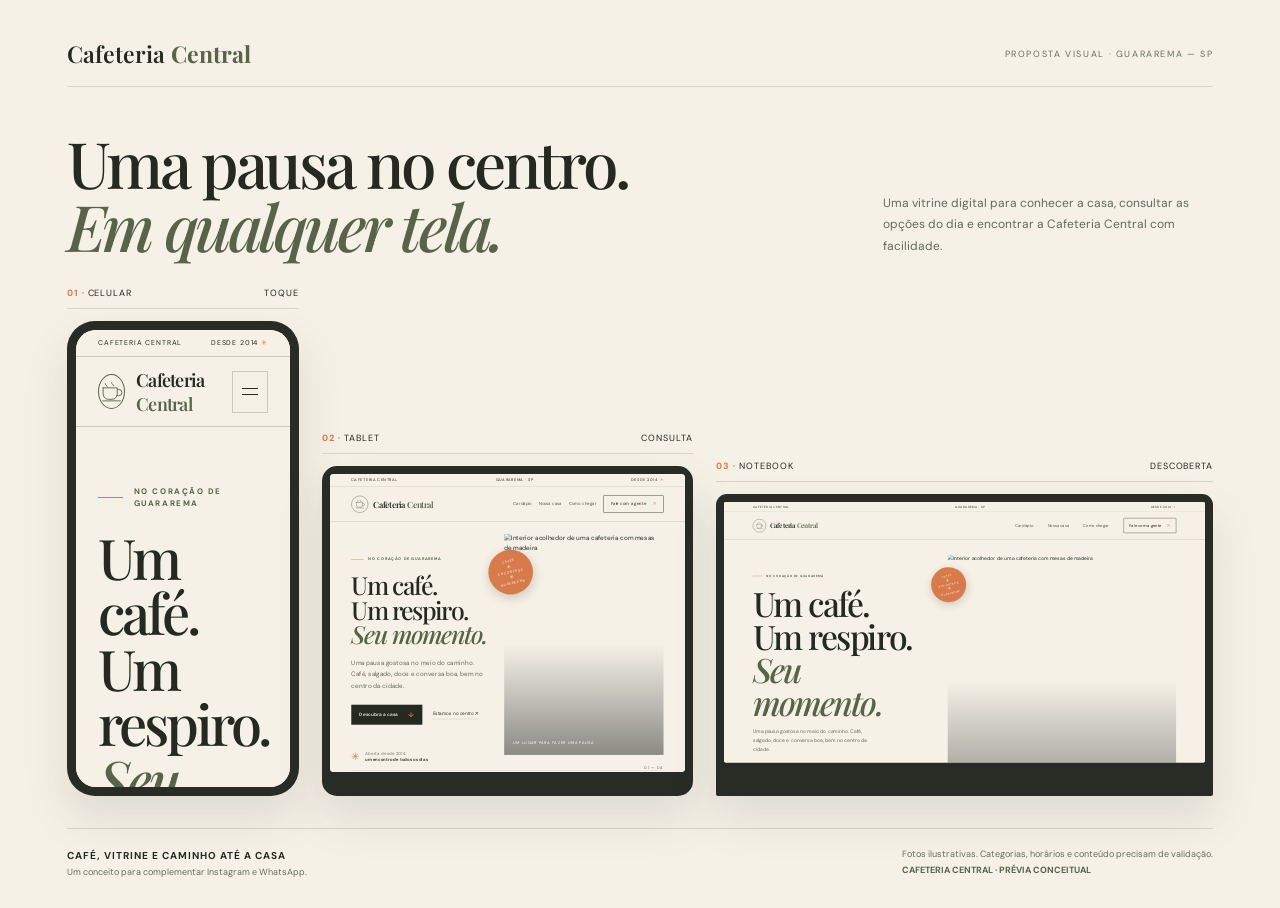
<file: arte/index.html>
<!doctype html>
<html lang="pt-BR"><head><meta charset="utf-8"><meta name="viewport" content="width=device-width, initial-scale=1"><meta name="theme-color" content="#f5f1e7"><title>Cafeteria Central — Apresentação do conceito</title><link rel="preconnect" href="https://fonts.googleapis.com"><link rel="preconnect" href="https://fonts.gstatic.com" crossorigin><link href="https://fonts.googleapis.com/css2?family=DM+Sans:wght@400;500;600;700&family=Playfair+Display:wght@500;600;700&display=swap" rel="stylesheet"><style>:root{--paper:#f5f1e7;--ink:#25291f;--olive:#58634a;--orange:#d77b4b;--line:#d9d4c8}*{box-sizing:border-box}body{margin:0;background:#e9e4d9;color:var(--ink);font-family:"DM Sans",sans-serif}.board{max-width:1600px;margin:0 auto;padding:38px 5.2vw 28px;background:var(--paper);min-height:100vh}.head{display:flex;align-items:center;justify-content:space-between;border-bottom:1px solid var(--line);padding-bottom:17px}.logo{font:600 23px "Playfair Display",serif}.logo b{color:var(--olive)}.meta{font-size:9px;letter-spacing:.18em;color:#6a6e62}.intro{display:flex;align-items:end;justify-content:space-between;padding:45px 0 30px}.intro h1{font:500 clamp(37px,5vw,72px)/.98 "Playfair Display",serif;letter-spacing:-.05em;margin:0}.intro h1 em{color:var(--olive)}.intro p{width:min(330px,32%);font-size:12px;line-height:1.8;color:#65695d;margin:0}.devices{display:grid;grid-template-columns:.7fr 1.12fr 1.5fr;gap:23px;align-items:end}.device-card{min-width:0}.device-label{display:flex;justify-content:space-between;padding-bottom:9px;border-bottom:1px solid var(--line);margin-bottom:12px;font-size:9px;letter-spacing:.11em}.device-label b{color:var(--orange)}.frame{background:#292c25;box-shadow:0 22px 45px #302b211d;padding:10px;border-radius:22px}.frame iframe{display:block;width:100%;height:100%;border:0;background:var(--paper);border-radius:14px}.phone-frame{width:min(100%,255px);height:475px;margin:auto;border-radius:28px;padding:9px}.phone-frame iframe{border-radius:20px}.tablet-frame{height:330px;border-radius:15px;padding:8px}.tablet-frame iframe{border-radius:9px}.laptop{border-radius:11px 11px 2px 2px;padding:8px 8px 10px;position:relative;height:302px}.laptop:after{content:"";position:absolute;bottom:-8px;left:-5%;width:110%;height:8px;background:#393b35;border-radius:0 0 6px 6px}.laptop iframe{border-radius:5px}.foot{display:flex;justify-content:space-between;gap:30px;border-top:1px solid var(--line);padding-top:18px;margin-top:32px;color:#696d61;font-size:9px;line-height:1.7}.foot strong{color:var(--ink);font-size:10px;letter-spacing:.1em}.foot .tag{color:var(--olive);font-weight:700}@media(max-width:900px){.board{padding:28px 5vw}.devices{grid-template-columns:.72fr 1fr;gap:18px}.device-card:last-child{grid-column:1/-1}.laptop{height:310px}.intro{gap:30px}.intro h1{font-size:56px}}@media(max-width:560px){.board{padding:21px 18px}.head{align-items:flex-start}.logo{font-size:19px}.meta{font-size:7px;text-align:right;max-width:130px}.intro{display:block;padding:32px 0 24px}.intro h1{font-size:45px}.intro p{width:100%;margin-top:16px;font-size:11px}.devices{grid-template-columns:1fr;gap:24px}.device-card:last-child{grid-column:auto}.phone-frame{height:455px;width:235px}.tablet-frame{height:260px}.laptop{height:250px}.foot{display:block;margin-top:28px}.foot>div+div{margin-top:10px}}.tablet-frame,.laptop{position:relative;overflow:hidden}.tablet-frame iframe[data-viewport],.laptop iframe[data-viewport]{position:absolute;left:8px;top:8px;transform-origin:top left;max-width:none;height:auto}.tablet-frame iframe[data-viewport]{border-radius:9px}.laptop iframe[data-viewport]{border-radius:5px}</style></head><body><main class="board"><header class="head"><div class="logo">Cafeteria <b>Central</b></div><div class="meta">PROPOSTA VISUAL · GUARAREMA — SP</div></header><section class="intro"><h1>Uma pausa no centro.<br><em>Em qualquer tela.</em></h1><p>Uma vitrine digital para conhecer a casa, consultar as opções do dia e encontrar a Cafeteria Central com facilidade.</p></section><section class="devices" aria-label="Prévia em diferentes dispositivos"><article class="device-card"><div class="device-label"><span><b>01</b> · CELULAR</span><span>TOQUE</span></div><div class="frame phone-frame"><iframe title="Prévia da Cafeteria Central em celular" src="../index.html"></iframe></div></article><article class="device-card"><div class="device-label"><span><b>02</b> · TABLET</span><span>CONSULTA</span></div><div class="frame tablet-frame"><iframe title="Prévia da Cafeteria Central em tablet" data-viewport="834x700" src="../index.html"></iframe></div></article><article class="device-card"><div class="device-label"><span><b>03</b> · NOTEBOOK</span><span>DESCOBERTA</span></div><div class="frame laptop"><iframe title="Prévia da Cafeteria Central em notebook" data-viewport="1440x780" src="../index.html"></iframe></div></article></section><footer class="foot"><div><strong>CAFÉ, VITRINE E CAMINHO ATÉ A CASA</strong><br>Um conceito para complementar Instagram e WhatsApp.</div><div>Fotos ilustrativas. Categorias, horários e conteúdo precisam de validação.<br><span class="tag">CAFETERIA CENTRAL · PRÉVIA CONCEITUAL</span></div></footer></main><script>function fitFrames(){document.querySelectorAll("iframe[data-viewport]").forEach(frame=>{const [w,h]=frame.dataset.viewport.split("x").map(Number);const box=frame.parentElement;const scale=Math.min((box.clientWidth-16)/w,(box.clientHeight-16)/h);frame.style.width=w+"px";frame.style.height=h+"px";frame.style.transform="scale("+scale+")";});}window.addEventListener("resize",fitFrames);window.addEventListener("load",fitFrames);fitFrames();</script></body></html>
</file>
